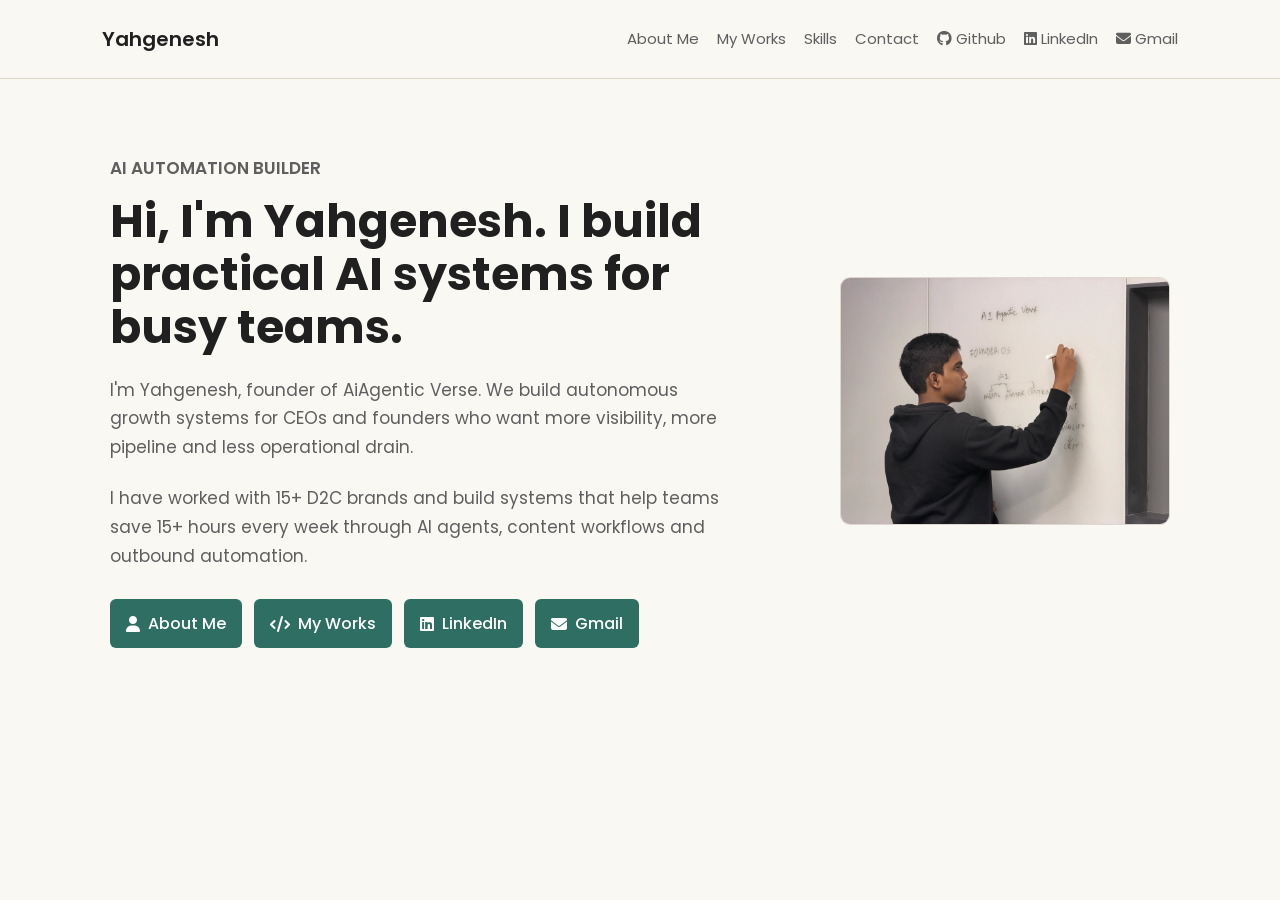
<file: index.html>
<!DOCTYPE html>
<html lang="en">

<head>
  <meta charset="UTF-8">
  <meta name="viewport" content="width=device-width, initial-scale=1.0">

  <link rel="preconnect" href="https://fonts.googleapis.com">
  <link rel="preconnect" href="https://fonts.gstatic.com" crossorigin>

  <link
    href="https://fonts.googleapis.com/css2?family=Poppins:wght@400;500;600&amp;display=swap"
    rel="stylesheet">

  <link
    rel="stylesheet"
    href="https://cdnjs.cloudflare.com/ajax/libs/font-awesome/6.4.0/css/all.min.css">

  <link rel="stylesheet" href="styles.css">

  <title>Yahgenesh | Portfolio</title>
</head>

<body>
  <nav>
    <div class="left">
      <a href="index.html">Yahgenesh</a>
    </div>

    <div class="right">
      <a href="about.html">
        <span>About Me</span>
      </a>

      <a href="works.html">
        <span>My Works</span>
      </a>

      <a href="skills.html">
        <span>Skills</span>
      </a>

      <a href="contact.html">
        <span>Contact</span>
      </a>

      <a href="https://github.com" target="_blank" rel="noopener">
        <i class="fa-brands fa-github"></i>
        <span>Github</span>
      </a>

      <a href="https://www.linkedin.com/in/yahgeneshgaddi/" target="_blank" rel="noopener">
        <i class="fa-brands fa-linkedin"></i>
        <span>LinkedIn</span>
      </a>

      <a href="mailto:yahgenesh.aiagenticverse@gmail.com">
        <i class="fa-solid fa-envelope"></i>
        <span>Gmail</span>
      </a>
    </div>
  </nav>

  <main>
    <section class="hero-section">
      <div class="text">
        <p class="eyebrow">AI automation builder</p>

        <h1>Hi, I'm Yahgenesh. I build practical AI systems for busy teams.</h1>

        <p>
          I'm Yahgenesh, founder of AiAgentic Verse. We build autonomous
          growth systems for CEOs and founders who want more visibility,
          more pipeline and less operational drain.
        </p>

        <p>
          I have worked with 15+ D2C brands and build systems that help
          teams save 15+ hours every week through AI agents, content
          workflows and outbound automation.
        </p>

        <div class="links">
          <a href="about.html">
            <i class="fa-solid fa-user"></i>
            <span>About Me</span>
          </a>

          <a href="works.html">
            <i class="fa-solid fa-code"></i>
            <span>My Works</span>
          </a>

          <a href="https://www.linkedin.com/in/yahgeneshgaddi/" target="_blank" rel="noopener">
            <i class="fa-brands fa-linkedin"></i>
            <span>LinkedIn</span>
          </a>

          <a href="mailto:yahgenesh.aiagenticverse@gmail.com">
            <i class="fa-solid fa-envelope"></i>
            <span>Gmail</span>
          </a>
        </div>
      </div>

      <div class="headshot">
        <img
          src="images/hero-headshot.webp"
          alt="Yahgenesh">
      </div>
    </section>
  </main>
</body>

</html>
</file>
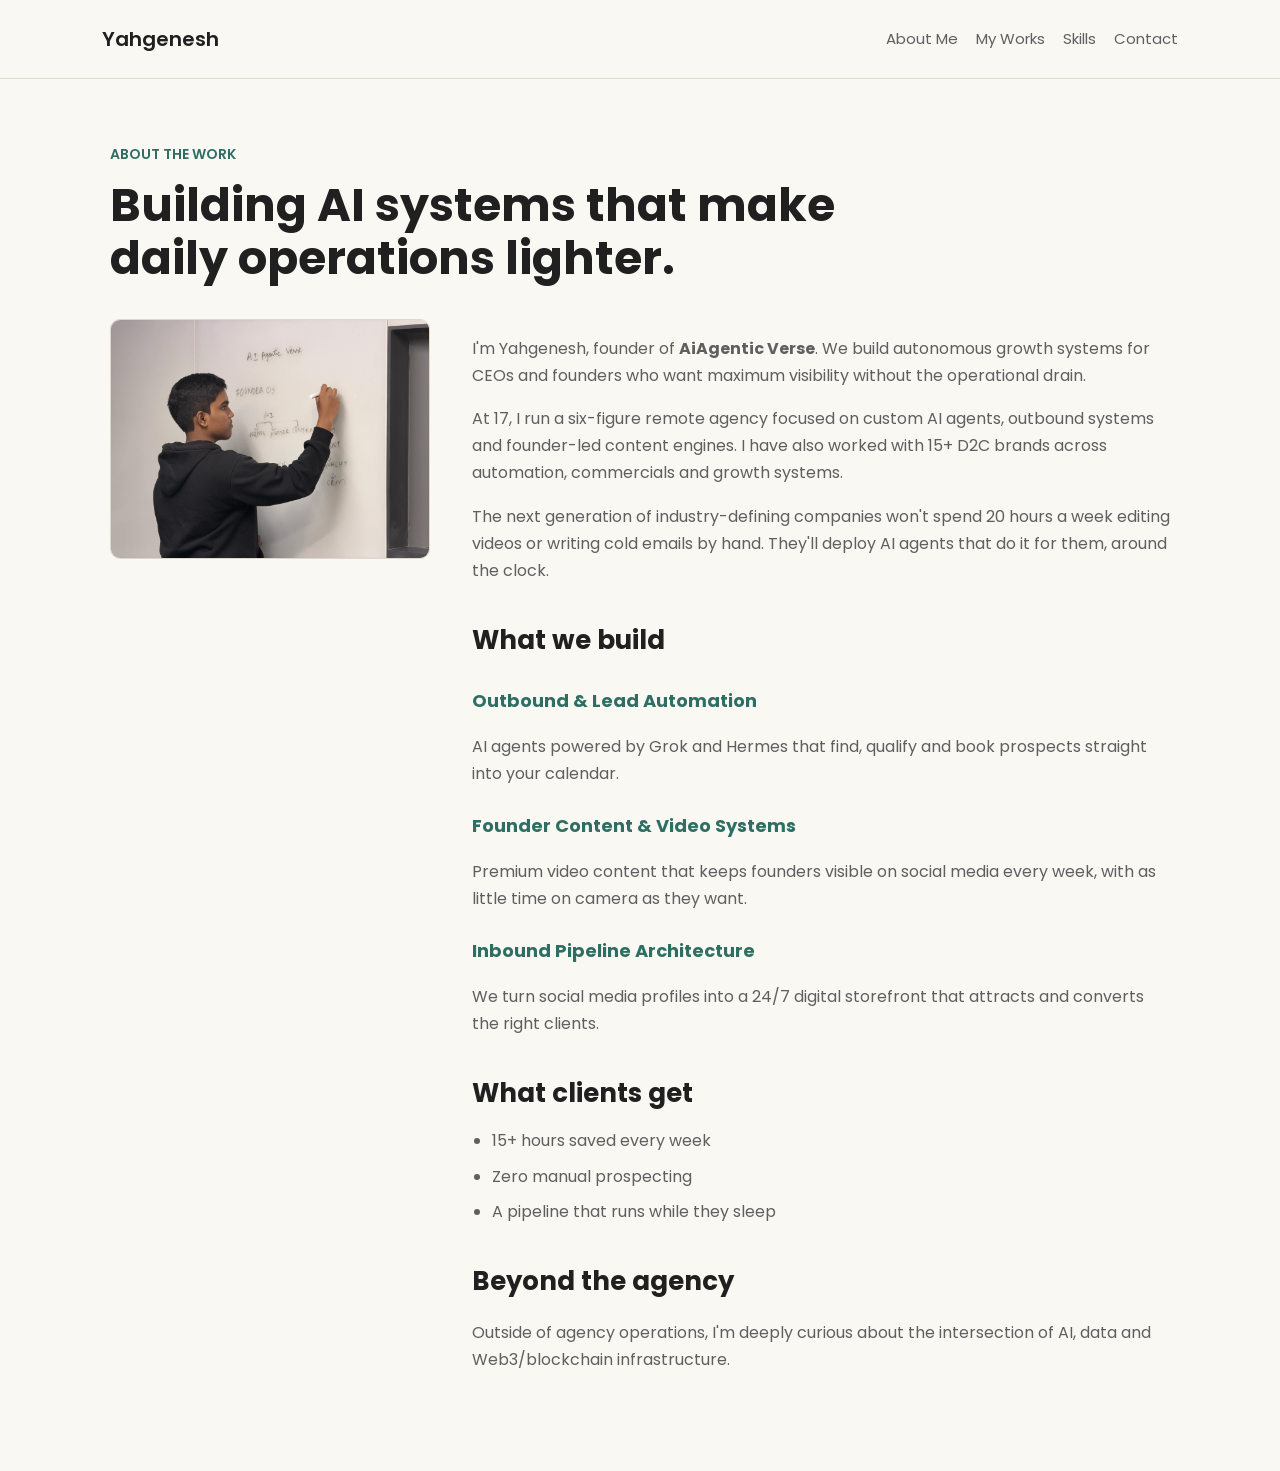
<file: about.html>
<!DOCTYPE html>
<html lang="en">

<head>
  <meta charset="UTF-8">
  <meta name="viewport" content="width=device-width, initial-scale=1.0">

  <link rel="preconnect" href="https://fonts.googleapis.com">
  <link rel="preconnect" href="https://fonts.gstatic.com" crossorigin>

  <link
    href="https://fonts.googleapis.com/css2?family=Poppins:wght@400;500;600&amp;display=swap"
    rel="stylesheet">

  <link
    rel="stylesheet"
    href="https://cdnjs.cloudflare.com/ajax/libs/font-awesome/6.4.0/css/all.min.css">

  <link rel="stylesheet" href="styles.css">

  <title>About Me | Yahgenesh</title>
</head>

<body>
  <nav>
    <div class="left">
      <a href="index.html">Yahgenesh</a>
    </div>

    <div class="right">
      <a href="about.html">About Me</a>
      <a href="works.html">My Works</a>
      <a href="skills.html">Skills</a>
      <a href="contact.html">Contact</a>
    </div>
  </nav>

  <main>
    <section class="page-section about-page">
      <p class="eyebrow">About the work</p>

      <h1>Building AI systems that make daily operations lighter.</h1>

      <div class="about-content">
        <div class="about-image">
          <img
            src="images/hero-headshot.webp"
            alt="Yahgenesh">
        </div>

        <div class="about-text">
          <p>
            I'm Yahgenesh, founder of <strong>AiAgentic Verse</strong>.
            We build autonomous growth systems for CEOs and founders
            who want maximum visibility without the operational drain.
          </p>

          <p>
            At 17, I run a six-figure remote agency focused on custom
            AI agents, outbound systems and founder-led content engines.
            I have also worked with 15+ D2C brands across automation,
            commercials and growth systems.
          </p>

          <p>
            The next generation of industry-defining companies won't spend
            20 hours a week editing videos or writing cold emails by hand.
            They'll deploy AI agents that do it for them, around the clock.
          </p>

          <h2>What we build</h2>

          <h3>Outbound & Lead Automation</h3>

          <p>
            AI agents powered by Grok and Hermes that find, qualify
            and book prospects straight into your calendar.
          </p>

          <h3>Founder Content & Video Systems</h3>

          <p>
            Premium video content that keeps founders visible on social
            media every week, with as little time on camera as they want.
          </p>

          <h3>Inbound Pipeline Architecture</h3>

          <p>
            We turn social media profiles into a 24/7 digital storefront
            that attracts and converts the right clients.
          </p>

          <h2>What clients get</h2>

          <ul class="simple-list">
            <li>15+ hours saved every week</li>
            <li>Zero manual prospecting</li>
            <li>A pipeline that runs while they sleep</li>
          </ul>

          <h2>Beyond the agency</h2>

          <p>
            Outside of agency operations, I'm deeply curious about
            the intersection of AI, data and Web3/blockchain
            infrastructure.
          </p>
        </div>
      </div>
    </section>
  </main>
</body>

</html>
</file>
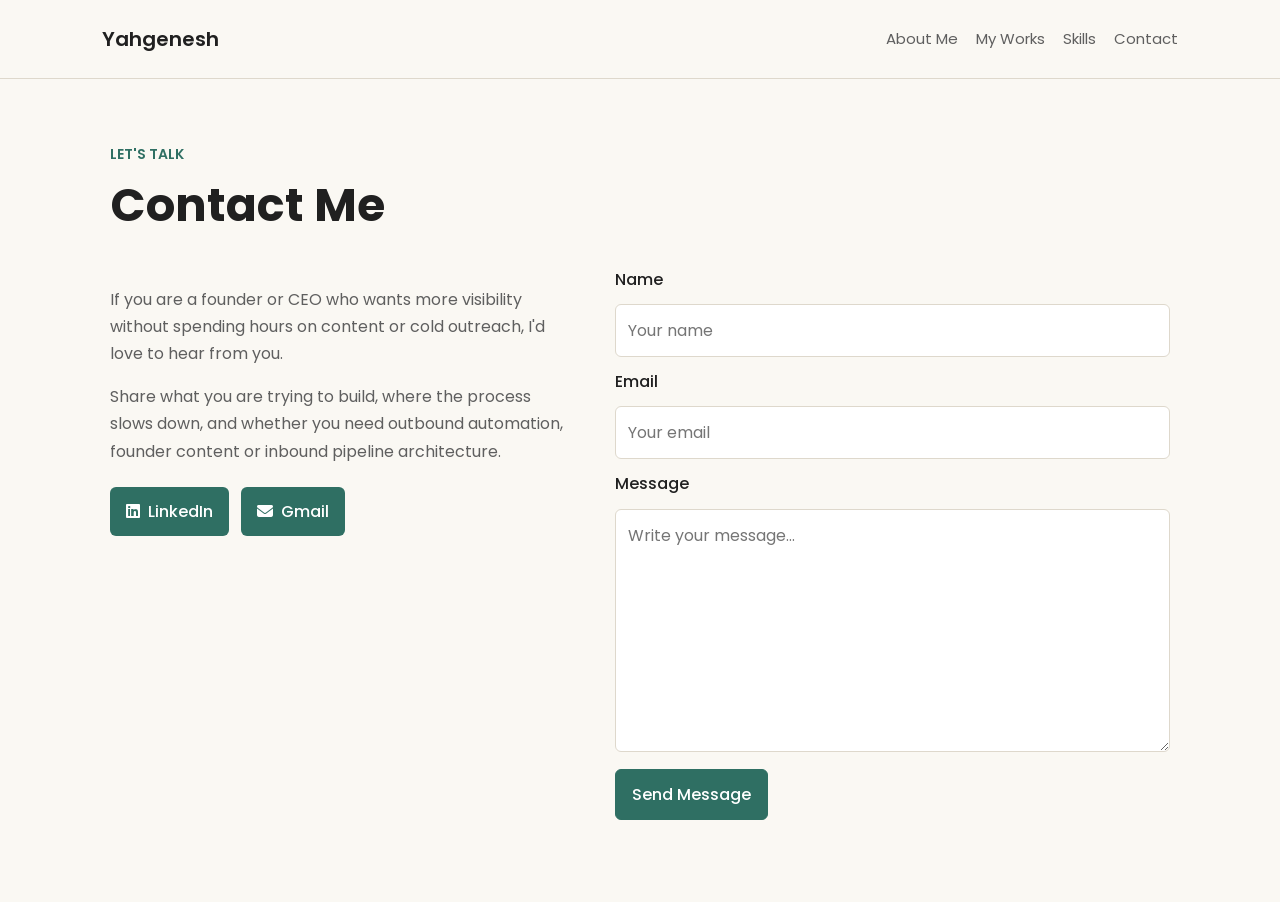
<file: contact.html>
<!DOCTYPE html>
<html lang="en">

<head>
  <meta charset="UTF-8">
  <meta name="viewport" content="width=device-width, initial-scale=1.0">

  <link
    href="https://fonts.googleapis.com/css2?family=Poppins:wght@400;500;600&amp;display=swap"
    rel="stylesheet">

  <link
    rel="stylesheet"
    href="https://cdnjs.cloudflare.com/ajax/libs/font-awesome/6.4.0/css/all.min.css">

  <link rel="stylesheet" href="styles.css">

  <title>Contact | Yahgenesh</title>
</head>

<body>
  <nav>
    <div class="left">
      <a href="index.html">Yahgenesh</a>
    </div>

    <div class="right">
      <a href="about.html">About Me</a>
      <a href="works.html">My Works</a>
      <a href="skills.html">Skills</a>
      <a href="contact.html">Contact</a>
    </div>
  </nav>

  <main>
    <section class="page-section contact-page">
      <p class="eyebrow">Let's talk</p>

      <h1>Contact Me</h1>

      <div class="contact-content">
        <div class="contact-text">
          <p>
            If you are a founder or CEO who wants more visibility
            without spending hours on content or cold outreach,
            I'd love to hear from you.
          </p>

          <p>
            Share what you are trying to build, where the process
            slows down, and whether you need outbound automation,
            founder content or inbound pipeline architecture.
          </p>

          <div class="contact-links">
            <a href="https://www.linkedin.com/in/yahgeneshgaddi/" target="_blank" rel="noopener">
              <i class="fa-brands fa-linkedin"></i>
              <span>LinkedIn</span>
            </a>

            <a href="mailto:yahgenesh.aiagenticverse@gmail.com">
              <i class="fa-solid fa-envelope"></i>
              <span>Gmail</span>
            </a>
          </div>
        </div>

        <form>
          <label for="name">Name</label>
          <input
            type="text"
            id="name"
            placeholder="Your name"
            required>

          <label for="email">Email</label>
          <input
            type="email"
            id="email"
            placeholder="Your email"
            required>

          <label for="message">Message</label>
          <textarea
            id="message"
            rows="8"
            placeholder="Write your message..."
            required></textarea>

          <button type="submit">Send Message</button>
        </form>
      </div>
    </section>
  </main>
</body>

</html>
</file>
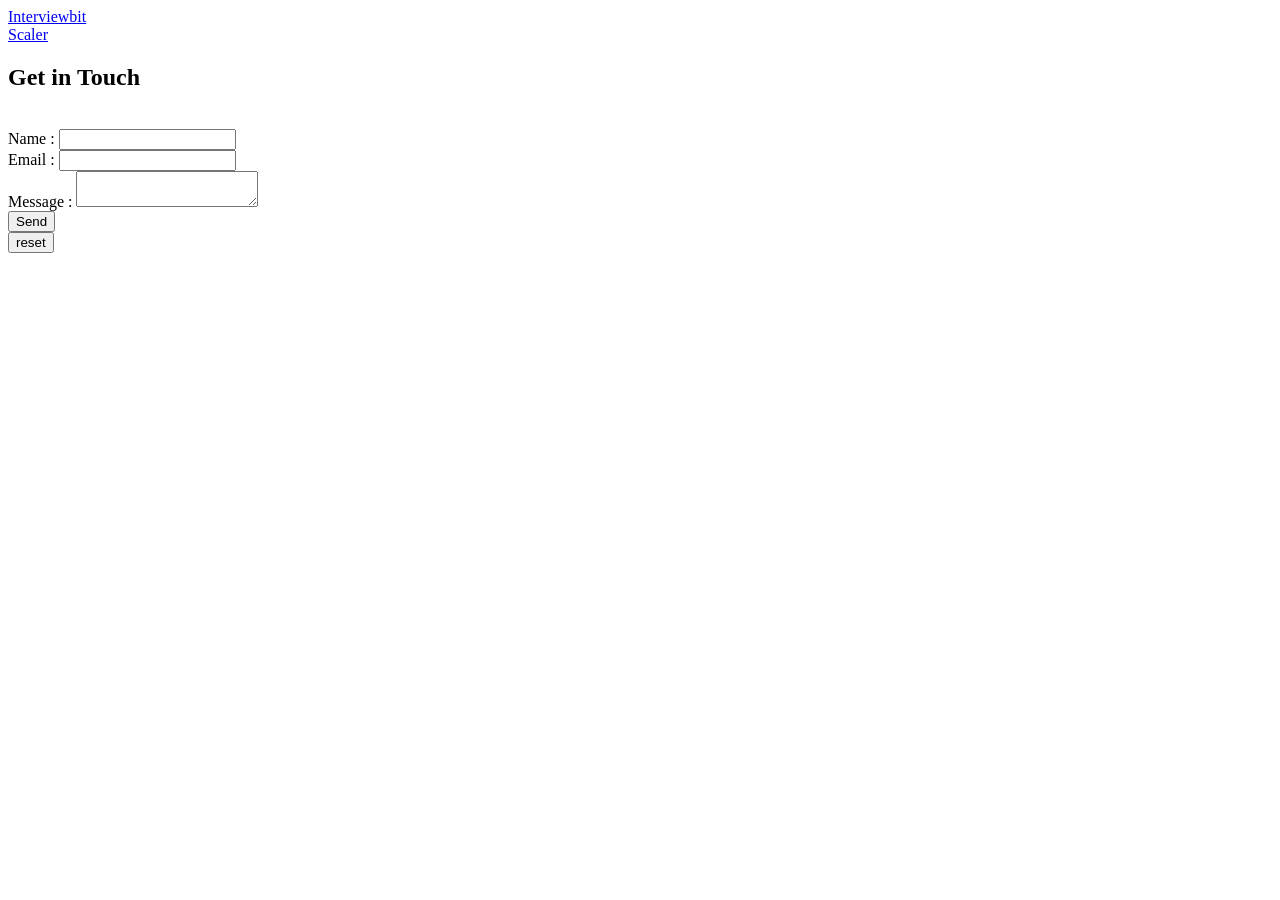
<file: home.html>
<!DOCTYPE html>
<html>
  
<body>
<a href="www.interviewbit.com">Interviewbit</a>
<br>
<a href="www.scaler.com" target="_blank">Scaler</a>
<br>
<section>
<h1>Get in Touch</h1>
<br>
<label for="name">Name :</label>
<input type="text" id="name" name="name">
<br>
<label for="email">Email :</label>
<input type="email" id="email" name="email">
<br>
<label for="message">Message :</label>
<textarea id="message" name="message"></textarea>
<br>
<input type="submit" value="Send">
<br>
<input type="reset" value="reset">
</section>
</body>
</body>


</html>
</file>
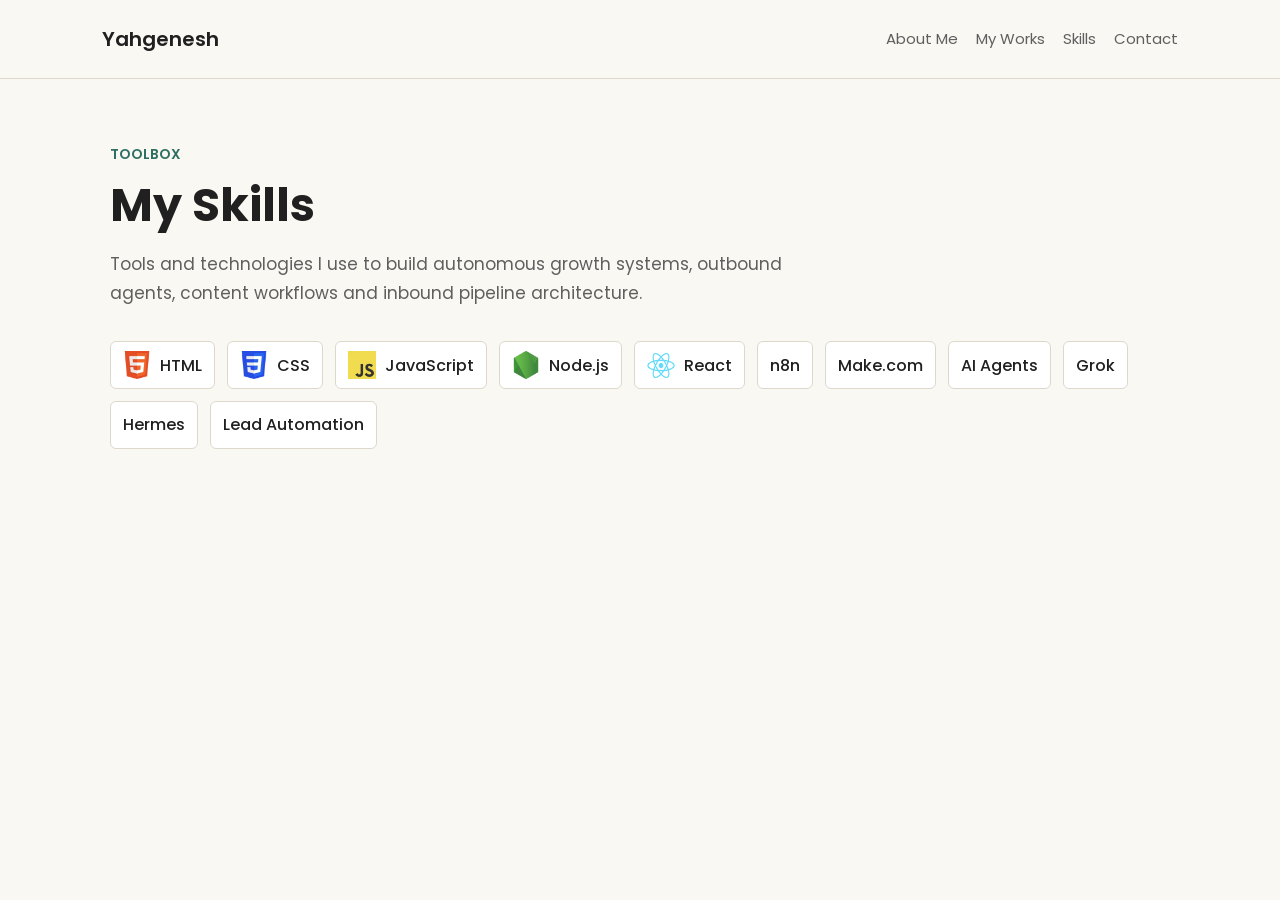
<file: skills.html>
<!DOCTYPE html>
<html lang="en">

<head>
  <meta charset="UTF-8">
  <meta name="viewport" content="width=device-width, initial-scale=1.0">

  <link
    href="https://fonts.googleapis.com/css2?family=Poppins:wght@400;500;600&amp;display=swap"
    rel="stylesheet">

  <link
    rel="stylesheet"
    href="https://cdnjs.cloudflare.com/ajax/libs/font-awesome/6.4.0/css/all.min.css">

  <link rel="stylesheet" href="styles.css">

  <title>Skills | Yahgenesh</title>
</head>

<body>
  <nav>
    <div class="left">
      <a href="index.html">Yahgenesh</a>
    </div>

    <div class="right">
      <a href="about.html">About Me</a>
      <a href="works.html">My Works</a>
      <a href="skills.html">Skills</a>
      <a href="contact.html">Contact</a>
    </div>
  </nav>

  <main>
    <section class="page-section">
      <p class="eyebrow">Toolbox</p>

      <h1>My Skills</h1>

      <p class="page-intro">
        Tools and technologies I use to build autonomous growth
        systems, outbound agents, content workflows and inbound
        pipeline architecture.
      </p>

      <div class="cells">
        <div class="cell">
          <img src="images/html-logo.webp" alt="HTML">
          <span>HTML</span>
        </div>

        <div class="cell">
          <img src="images/css-logo.webp" alt="CSS">
          <span>CSS</span>
        </div>

        <div class="cell">
          <img src="images/javascript-logo.webp" alt="JavaScript">
          <span>JavaScript</span>
        </div>

        <div class="cell">
          <img src="images/node-logo.webp" alt="Node.js">
          <span>Node.js</span>
        </div>

        <div class="cell">
          <img src="images/react-logo.webp" alt="React">
          <span>React</span>
        </div>

        <div class="cell">
          <span>n8n</span>
        </div>

        <div class="cell">
          <span>Make.com</span>
        </div>

        <div class="cell">
          <span>AI Agents</span>
        </div>

        <div class="cell">
          <span>Grok</span>
        </div>

        <div class="cell">
          <span>Hermes</span>
        </div>

        <div class="cell">
          <span>Lead Automation</span>
        </div>
      </div>
    </section>
  </main>
</body>

</html>
</file>
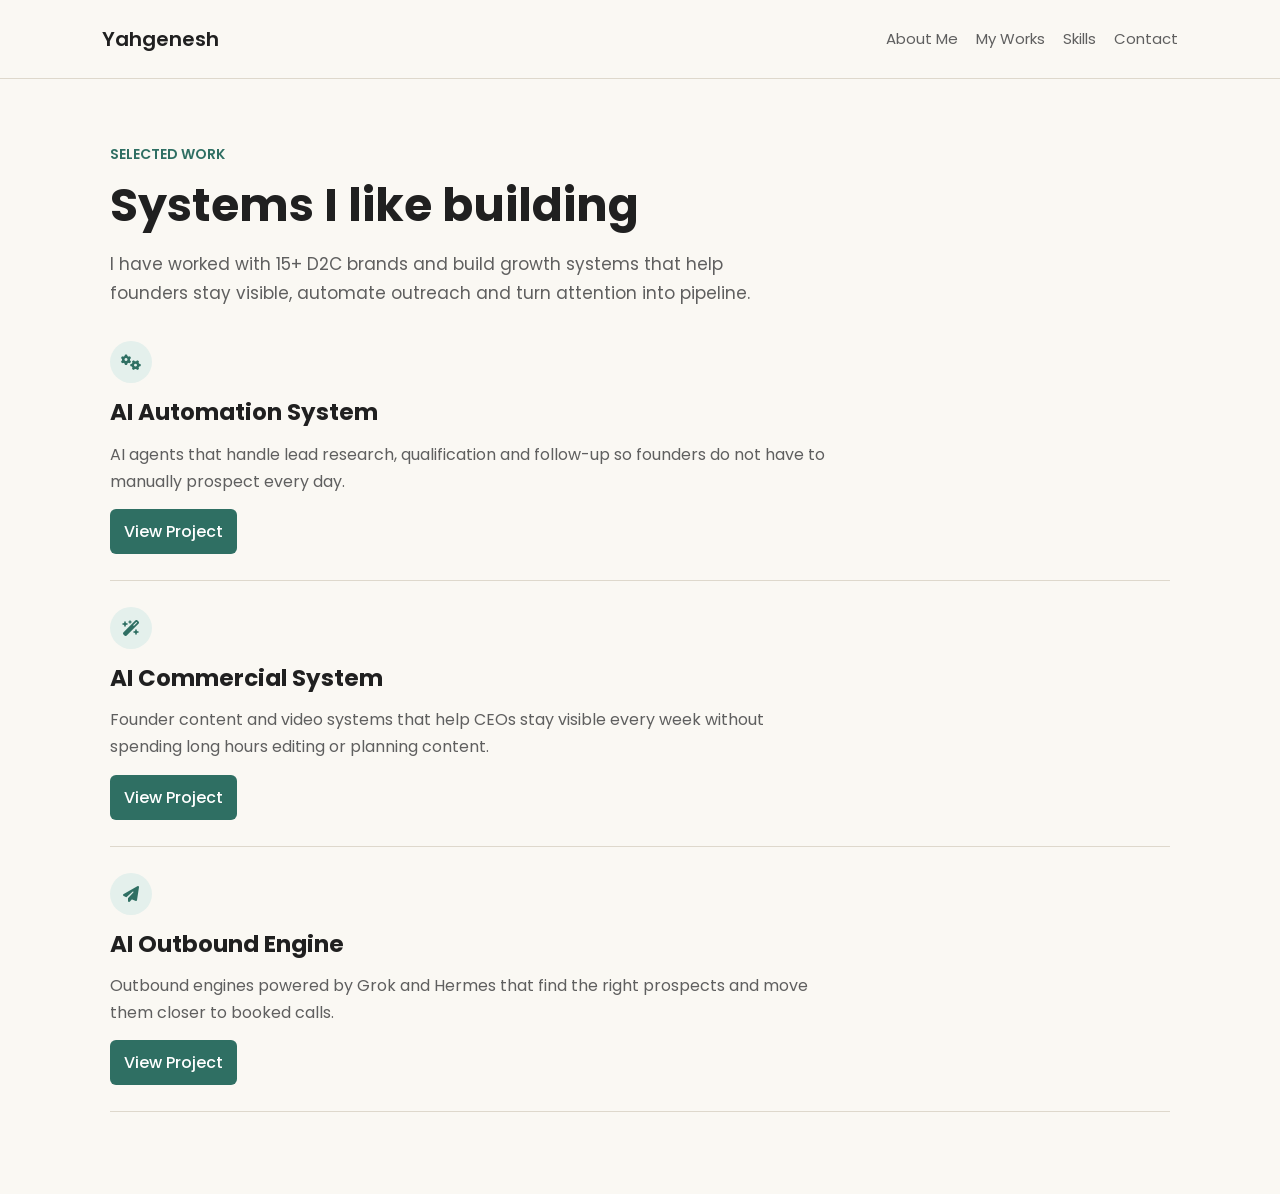
<file: works.html>
<!DOCTYPE html>
<html lang="en">

<head>
  <meta charset="UTF-8">
  <meta name="viewport" content="width=device-width, initial-scale=1.0">

  <link
    href="https://fonts.googleapis.com/css2?family=Poppins:wght@400;500;600&amp;display=swap"
    rel="stylesheet">

  <link
    rel="stylesheet"
    href="https://cdnjs.cloudflare.com/ajax/libs/font-awesome/6.4.0/css/all.min.css">

  <link rel="stylesheet" href="styles.css">

  <title>My Works | Yahgenesh</title>
</head>

<body>
  <nav>
    <div class="left">
      <a href="index.html">Yahgenesh</a>
    </div>

    <div class="right">
      <a href="about.html">About Me</a>
      <a href="works.html">My Works</a>
      <a href="skills.html">Skills</a>
      <a href="contact.html">Contact</a>
    </div>
  </nav>

  <main>
    <section class="page-section">
      <p class="eyebrow">Selected work</p>

      <h1>Systems I like building</h1>

      <p class="page-intro">
        I have worked with 15+ D2C brands and build growth systems
        that help founders stay visible, automate outreach and turn
        attention into pipeline.
      </p>

      <div class="projects">
        <div class="project">
          <div class="project-icon" aria-hidden="true">
            <i class="fa-solid fa-gears"></i>
          </div>

          <h2>AI Automation System</h2>

          <p>
            AI agents that handle lead research, qualification and
            follow-up so founders do not have to manually prospect
            every day.
          </p>

          <a href="https://aiagenticverse.com/work-in-motion">
            View Project
          </a>
        </div>

        <div class="project">
          <div class="project-icon" aria-hidden="true">
            <i class="fa-solid fa-wand-magic-sparkles"></i>
          </div>

          <h2>AI Commercial System</h2>

          <p>
            Founder content and video systems that help CEOs stay
            visible every week without spending long hours editing
            or planning content.
          </p>

          <a href="https://aiagenticverse.com/work-in-motion">
            View Project
          </a>
        </div>

        <div class="project">
          <div class="project-icon" aria-hidden="true">
            <i class="fa-solid fa-paper-plane"></i>
          </div>

          <h2>AI Outbound Engine</h2>

          <p>
            Outbound engines powered by Grok and Hermes that find
            the right prospects and move them closer to booked calls.
          </p>

          <a href="https://aiagenticverse.com/work-in-motion">
            View Project
          </a>
        </div>
      </div>
    </section>
  </main>
</body>

</html>
</file>
<file: styles.css>
* {
  box-sizing: border-box;
}

body {
  margin: 0;
  background-color: #faf8f3;
  color: #202020;
  font-family: "Poppins", Arial, sans-serif;
  line-height: 1.7;
}

a {
  color: #202020;
  text-decoration: none;
}

img {
  max-width: 100%;
}

/* navigation */
nav {
  display: flex;
  align-items: center;
  justify-content: space-between;
  padding: 22px 8%;
  border-bottom: 1px solid #ded8cc;
}

nav .left a {
  font-size: 20px;
  font-weight: 600;
}

nav .right {
  display: flex;
  flex-wrap: wrap;
  gap: 18px;
  justify-content: flex-end;
}

nav .right a {
  color: #5f5f5f;
  font-size: 15px;
}

nav .right a:hover {
  color: #2f6f63;
}

main {
  width: 90%;
  max-width: 1060px;
  margin: 0 auto;
}

/* homepage */
.hero-section {
  display: flex;
  align-items: center;
  justify-content: space-between;
  gap: 55px;
  padding: 75px 0;
}

.text {
  flex: 1;
}

.eyebrow {
  margin: 0 0 12px;
  color: #2f6f63;
  font-size: 14px;
  font-weight: 600;
  text-transform: uppercase;
}

h1 {
  max-width: 760px;
  margin: 0;
  font-size: 46px;
  line-height: 1.15;
}

.hero-section p,
.page-intro,
.about-text p,
.project p,
.contact-text p {
  color: #5f5f5f;
}

.hero-section .text p {
  max-width: 620px;
  margin-top: 22px;
  font-size: 17px;
}

.hero-section .text .eyebrow {
  margin-top: 0;
}

.links {
  display: flex;
  flex-wrap: wrap;
  gap: 12px;
  margin-top: 28px;
}

.links a {
  display: inline-flex;
  align-items: center;
  gap: 8px;
  padding: 11px 16px;
  background-color: #2f6f63;
  color: white;
  border-radius: 6px;
  font-weight: 500;
}

.links a:hover {
  background-color: #25594f;
}

.headshot {
  width: 330px;
  flex-shrink: 0;
}

.headshot img {
  display: block;
  width: 100%;
  border: 1px solid #ded8cc;
  border-radius: 10px;
}

/* common page layout */
.page-section {
  padding: 64px 0 82px;
}

.page-intro {
  max-width: 680px;
  margin: 18px 0 34px;
  font-size: 17px;
}

/* about page */
.about-content {
  display: grid;
  grid-template-columns: 320px 1fr;
  gap: 42px;
  margin-top: 34px;
}

.about-image img {
  display: block;
  width: 100%;
  border: 1px solid #ded8cc;
  border-radius: 10px;
}

.about-text h2 {
  margin: 34px 0 10px;
  font-size: 26px;
}

.about-text h3 {
  margin: 24px 0 6px;
  color: #2f6f63;
  font-size: 18px;
}

.simple-list {
  margin: 12px 0 0;
  padding-left: 20px;
  color: #5f5f5f;
}

.simple-list li {
  margin-bottom: 8px;
}

/* works page */
.projects {
  display: grid;
  gap: 26px;
}

.project {
  padding-bottom: 26px;
  border-bottom: 1px solid #ded8cc;
}

.project-icon {
  display: inline-flex;
  align-items: center;
  justify-content: center;
  width: 42px;
  height: 42px;
  margin-bottom: 10px;
  background-color: #e4f0ec;
  color: #2f6f63;
  border-radius: 50%;
}

.project h2 {
  margin: 0 0 8px;
  font-size: 23px;
}

.project p {
  max-width: 720px;
  margin: 0 0 14px;
}

.project a {
  display: inline-block;
  padding: 9px 14px;
  background-color: #2f6f63;
  color: white;
  border-radius: 6px;
  font-weight: 500;
}

.project a:hover {
  background-color: #25594f;
}

/* skills page */
.cells {
  display: flex;
  flex-wrap: wrap;
  gap: 12px;
  margin-top: 30px;
}

.cell {
  display: flex;
  align-items: center;
  gap: 9px;
  padding: 9px 12px;
  background-color: white;
  border: 1px solid #ded8cc;
  border-radius: 6px;
  font-weight: 500;
}

.cell img {
  width: 28px;
  height: 28px;
  object-fit: contain;
}

/* contact page */
.contact-content {
  display: grid;
  grid-template-columns: 1fr 1.2fr;
  gap: 42px;
  margin-top: 34px;
}

.contact-text {
  padding-top: 4px;
}

.contact-links {
  display: flex;
  flex-wrap: wrap;
  gap: 12px;
  margin-top: 22px;
}

.contact-links a {
  display: inline-flex;
  align-items: center;
  gap: 8px;
  padding: 11px 16px;
  background-color: #2f6f63;
  color: white;
  border-radius: 6px;
  font-weight: 500;
}

.contact-links a:hover {
  background-color: #25594f;
}

form {
  display: grid;
  gap: 11px;
}

label {
  font-weight: 500;
}

input,
textarea {
  width: 100%;
  padding: 12px;
  background-color: white;
  color: #202020;
  border: 1px solid #ded8cc;
  border-radius: 6px;
  font: inherit;
}

input:focus,
textarea:focus {
  outline: 2px solid #e4f0ec;
  border-color: #2f6f63;
}

textarea {
  resize: vertical;
}

button {
  width: fit-content;
  margin-top: 6px;
  padding: 11px 16px;
  background-color: #2f6f63;
  color: white;
  border: 1px solid #2f6f63;
  border-radius: 6px;
  font: inherit;
  font-weight: 500;
  cursor: pointer;
}

button:hover {
  background-color: #25594f;
}

/* tablet and mobile */
@media (max-width: 800px) {
  nav {
    align-items: flex-start;
    flex-direction: column;
  }

  nav .right {
    justify-content: flex-start;
  }

  .hero-section {
    align-items: flex-start;
    flex-direction: column;
    gap: 32px;
    padding: 48px 0 60px;
  }

  h1 {
    font-size: 34px;
  }

  .headshot {
    width: 100%;
    max-width: 330px;
  }

  .about-content,
  .contact-content {
    grid-template-columns: 1fr;
  }
}

@media (max-width: 520px) {
  nav {
    padding: 18px 5%;
  }

  nav .right {
    gap: 12px;
  }

  .links,
  .links a,
  .contact-links,
  .contact-links a,
  button {
    width: 100%;
  }
}
</file>
